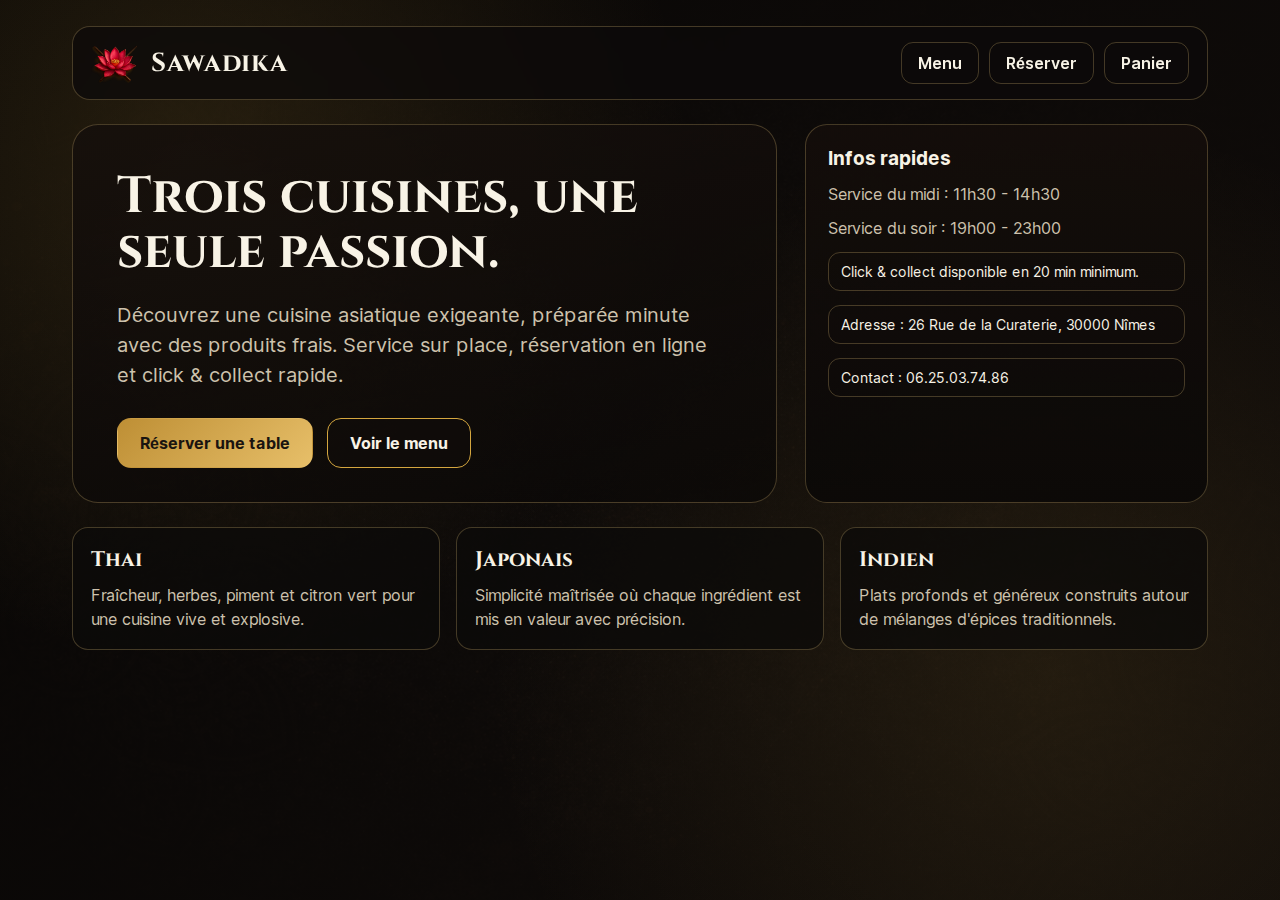
<file: index.html>
﻿<!doctype html>
<html lang="fr">
  <head>
    <meta charset="utf-8" />
    <meta name="viewport" content="width=device-width, initial-scale=1" />
    <meta name="color-scheme" content="dark" />
    <meta name="description" content="Sawadika, restaurant asiatique. Consultez le menu, reservez une table ou commandez en click & collect." />
    <meta name="title" content="Sawadika" />
    <meta name="robots" content="index,follow" />
    <meta name="twitter:card" content="summary_large_image" />
    <meta name="twitter:url" content="https://sawadika.fr/" />
    <meta name="twitter:title" content="Sawadika" />
    <meta name="twitter:description" content="Sawadika, restaurant asiatique. Consultez le menu, reservez une table ou commandez en click & collect." />
    <meta property="og:title" content="Sawadika" />
    <meta property="og:description" content="Sawadika, restaurant asiatique. Consultez le menu, reservez une table ou commandez en click & collect." />
    <meta property="og:type" content="website" />
    <meta property="og:url" content="https://sawadika.fr/" />
    <meta property="og:site_name" content="Sawadika" />
    <title>Sawadika</title>
    <link rel="icon" href="./favicon.ico" sizes="any" />
    <link rel="icon" type="image/png" href="./favicon.png" />
    <style>
      @font-face {
        font-family: "Cinzel";
        src: url("./_woff/v2/Cinzel_wght__1/Cinzel_wght__1-english.woff2") format("woff2");
        font-weight: 700;
        font-style: normal;
      }

      @font-face {
        font-family: "Inter";
        src: url("./_woff/v2/Inter_1/Inter_1-english.woff2") format("woff2");
        font-weight: 400 700;
        font-style: normal;
      }

      :root {
        --bg: #080707;
        --bg-soft: #12100f;
        --gold: #d4a63f;
        --gold-soft: #f0cb7e;
        --text: #f8f3e6;
        --muted: #cdc2ad;
        --line: rgba(240, 203, 126, 0.25);
      }

      * {
        box-sizing: border-box;
      }

      body {
        margin: 0;
        font-family: "Inter", sans-serif;
        color: var(--text);
        background:
          radial-gradient(circle at 15% 18%, rgba(212, 166, 63, 0.14), transparent 38%),
          radial-gradient(circle at 82% 75%, rgba(212, 166, 63, 0.1), transparent 45%),
          linear-gradient(120deg, rgba(9, 7, 6, 0.92), rgba(16, 12, 10, 0.95)),
          url("./_assets/v11/b530c2dbbbd8cd9523663684e3f38c9ec0ed5843.png") center/cover no-repeat fixed;
        min-height: 100vh;
      }

      .page {
        max-width: 1200px;
        margin: 0 auto;
        padding: 26px 32px 40px;
      }

      .topbar {
        display: flex;
        align-items: center;
        justify-content: space-between;
        border: 1px solid var(--line);
        border-radius: 18px;
        padding: 12px 18px;
        backdrop-filter: blur(4px);
        background: rgba(12, 10, 9, 0.75);
      }

      .brand {
        display: flex;
        align-items: center;
        gap: 12px;
      }

      .brand img {
        width: 48px;
        height: 48px;
        object-fit: contain;
      }

      .brand-name {
        font-family: "Cinzel", serif;
        font-size: 26px;
        letter-spacing: 0.7px;
      }

      .nav {
        display: flex;
        gap: 10px;
      }

      .nav a {
        text-decoration: none;
        color: var(--text);
        padding: 10px 16px;
        border-radius: 12px;
        border: 1px solid var(--line);
        font-weight: 600;
      }

      .nav a:hover {
        border-color: var(--gold);
      }

      .hero {
        margin-top: 24px;
        display: grid;
        gap: 28px;
        grid-template-columns: 1.4fr 0.8fr;
      }

      .hero-main {
        background: linear-gradient(170deg, rgba(21, 15, 12, 0.88), rgba(10, 8, 7, 0.75));
        border: 1px solid var(--line);
        border-radius: 26px;
        padding: 44px 44px 34px;
      }

      .hero-main h1 {
        margin: 0;
        font-family: "Cinzel", serif;
        font-size: clamp(36px, 4vw, 56px);
        line-height: 1.08;
      }

      .hero-main p {
        margin: 20px 0 0;
        color: var(--muted);
        font-size: 20px;
        line-height: 1.5;
        max-width: 680px;
      }

      .cta-row {
        margin-top: 28px;
        display: flex;
        gap: 14px;
        flex-wrap: wrap;
      }

      .btn {
        text-decoration: none;
        font-weight: 700;
        border-radius: 14px;
        padding: 14px 22px;
        border: 1px solid transparent;
      }

      .btn-primary {
        background: linear-gradient(135deg, #be8f35, #e7bf69);
        color: #1a1410;
      }

      .btn-secondary {
        border-color: var(--gold);
        color: var(--text);
        background: rgba(16, 12, 10, 0.5);
      }

      .hero-side {
        background: linear-gradient(180deg, rgba(20, 14, 11, 0.92), rgba(10, 8, 7, 0.88));
        border: 1px solid var(--line);
        border-radius: 22px;
        padding: 22px;
        display: grid;
        gap: 14px;
        align-content: start;
      }

      .hero-side h2 {
        margin: 0;
        font-size: 19px;
      }

      .hero-side p {
        margin: 0;
        color: var(--muted);
      }

      .hero-side .slot {
        border: 1px solid var(--line);
        border-radius: 12px;
        padding: 10px 12px;
        font-size: 14px;
      }

      .features {
        margin-top: 24px;
        display: grid;
        grid-template-columns: repeat(3, minmax(0, 1fr));
        gap: 16px;
      }

      .feature {
        border: 1px solid var(--line);
        border-radius: 16px;
        padding: 18px;
        background: rgba(12, 10, 9, 0.78);
      }

      .feature h3 {
        margin: 0;
        font-family: "Cinzel", serif;
        font-size: 21px;
      }

      .feature p {
        margin: 9px 0 0;
        color: var(--muted);
        line-height: 1.5;
      }

      @media (max-width: 980px) {
        .hero,
        .features {
          grid-template-columns: 1fr;
        }

        .page {
          padding: 16px;
        }

        .topbar {
          flex-direction: column;
          align-items: flex-start;
          gap: 12px;
        }
      }
    </style>
  </head>
  <body>
    <main class="page">
      <header class="topbar">
        <div class="brand">
          <img src="./_assets/v11/7d430060b52ad00caf731348e0b37642ca6bf1ea.png" alt="Logo Sawadika" />
          <div class="brand-name">Sawadika</div>
        </div>
        <nav class="nav" aria-label="Navigation principale">
          <a href="./menu.html">Menu</a>
          <a href="./reservation.html">Réserver</a>
          <a href="./panier.html">Panier</a>
        </nav>
      </header>

      <section class="hero" aria-labelledby="hero-title">
        <article class="hero-main">
          <h1 id="hero-title">Trois cuisines, une seule passion.</h1>
          <p>
            Découvrez une cuisine asiatique exigeante, préparée minute avec des produits frais.
            Service sur place, réservation en ligne et click & collect rapide.
          </p>
          <div class="cta-row">
            <a class="btn btn-primary" href="./reservation.html">Réserver une table</a>
            <a class="btn btn-secondary" href="./menu.html">Voir le menu</a>
          </div>
        </article>

        <aside class="hero-side" aria-label="Infos rapides">
          <h2>Infos rapides</h2>
          <p>Service du midi : 11h30 - 14h30</p>
          <p>Service du soir : 19h00 - 23h00</p>
          <div class="slot">Click & collect disponible en 20 min minimum.</div>
          <div class="slot">Adresse : 26 Rue de la Curaterie, 30000 Nîmes</div>
          <div class="slot">Contact : 06.25.03.74.86</div>
        </aside>
      </section>

      <section class="features" aria-label="Points forts">
        <article class="feature">
          <h3>Thai</h3>
          <p>Fraîcheur, herbes, piment et citron vert pour une cuisine vive et explosive.</p>
        </article>
        <article class="feature">
          <h3>Japonais</h3>
          <p>Simplicité maîtrisée où chaque ingrédient est mis en valeur avec précision.</p>
        </article>
        <article class="feature">
          <h3>Indien</h3>
          <p>Plats profonds et généreux construits autour de mélanges d'épices traditionnels.</p>
        </article>
      </section>
    </main>
  </body>
</html>
</file>
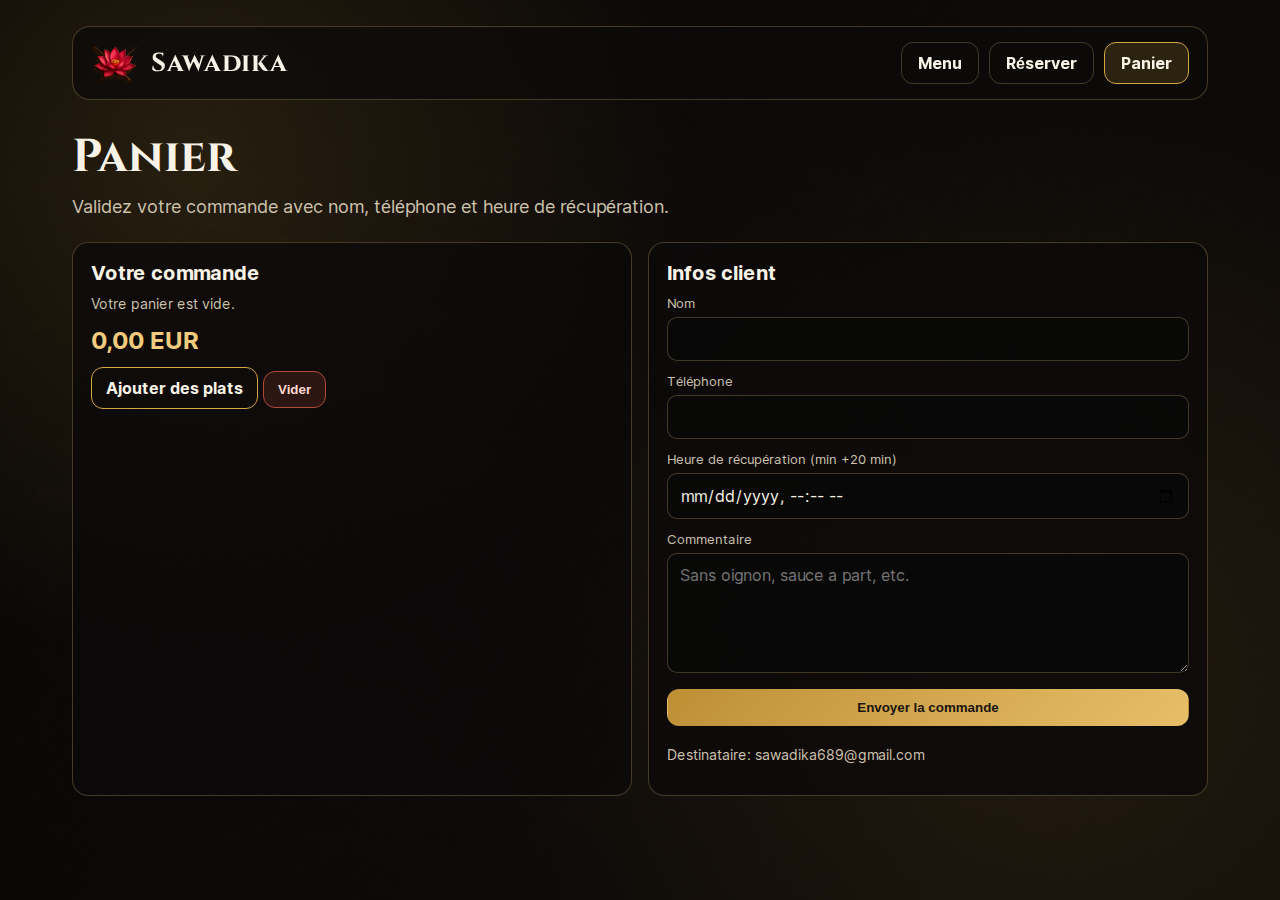
<file: cart.html>
﻿<!doctype html>
<html lang="fr">
  <head>
    <meta charset="utf-8" />
    <meta http-equiv="refresh" content="0; url=./panier.html" />
    <meta name="viewport" content="width=device-width, initial-scale=1" />
    <title>Redirection panier | Sawadika</title>
    <link rel="icon" href="./favicon.ico" sizes="any" />
    <link rel="icon" type="image/png" href="./favicon.png" />
  </head>
  <body>
    <p>Redirection vers le panier... <a href="./panier.html">Cliquez ici</a>.</p>
  </body>
</html>
</file>
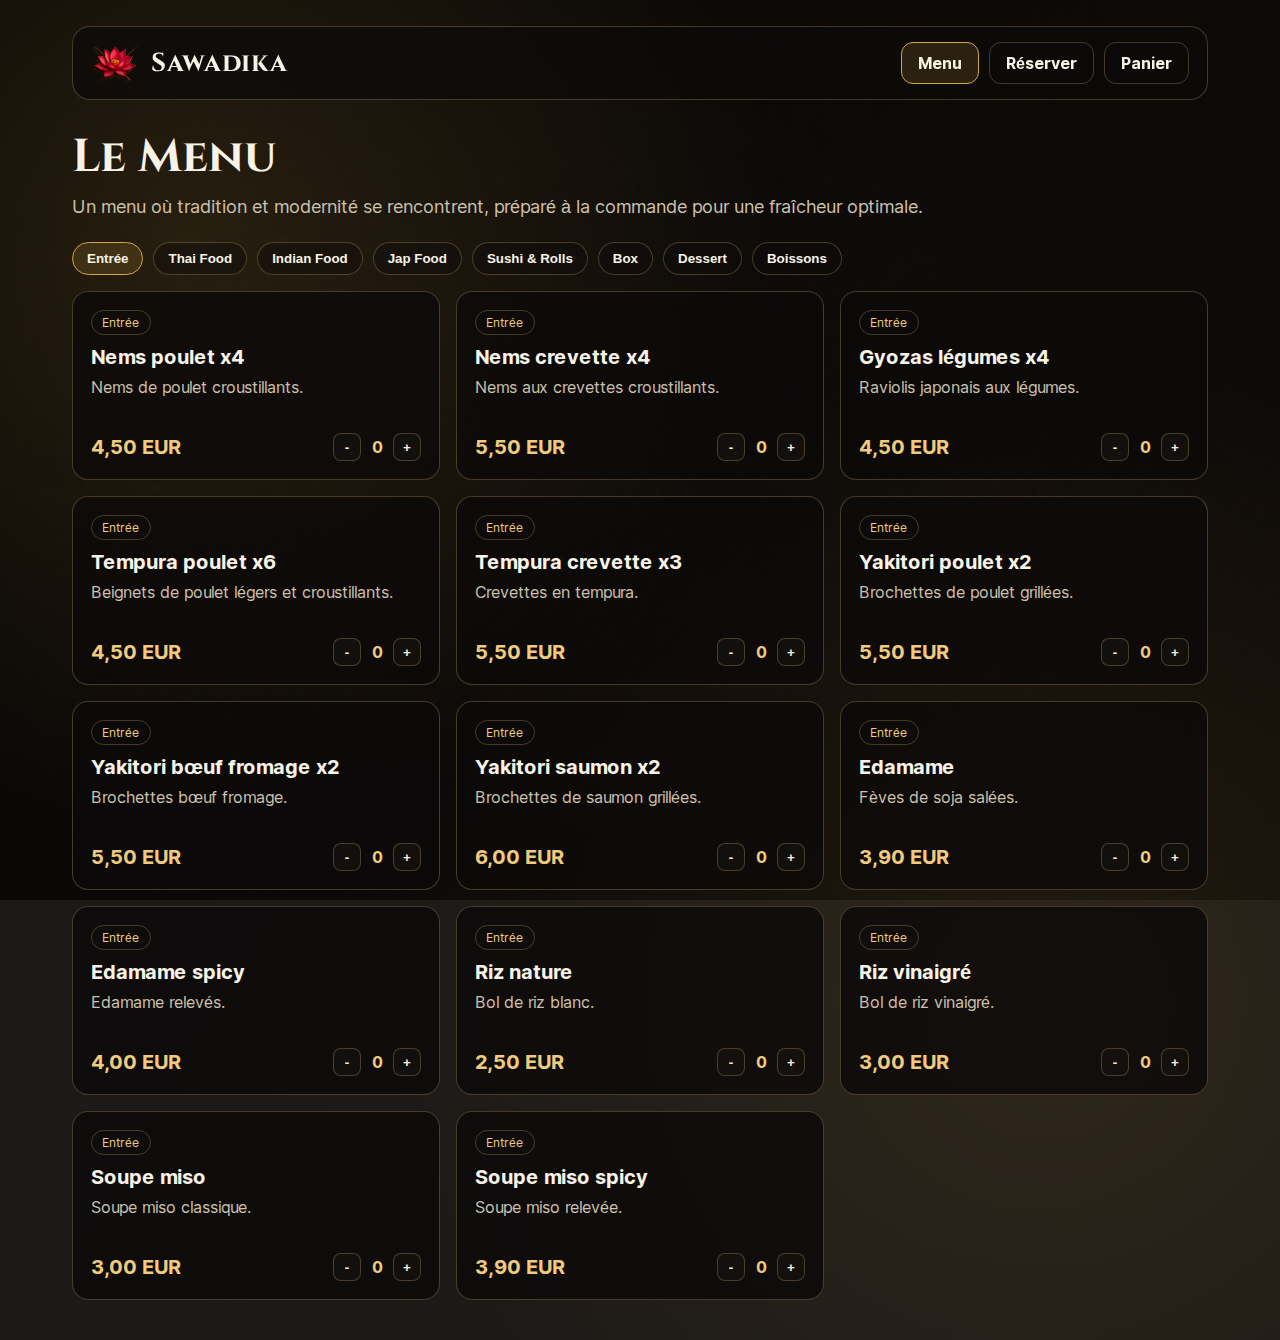
<file: menu.html>
﻿<!doctype html>
<html lang="fr">
  <head>
    <meta charset="utf-8" />
    <meta name="viewport" content="width=device-width, initial-scale=1" />
    <meta name="description" content="Menu Sawadika : spécialités thaï, chinoises et japonaises." />
    <title>Menu | Sawadika</title>
    <link rel="icon" href="./favicon.ico" sizes="any" />
    <link rel="icon" type="image/png" href="./favicon.png" />
    <link rel="stylesheet" href="./styles.css" />
    <script src="./data.js"></script>
    <style>
      .tabs {
        display: flex;
        gap: 10px;
        flex-wrap: wrap;
        margin: 0 0 16px;
      }

      .tab-btn {
        border: 1px solid var(--line);
        background: rgba(16, 12, 10, 0.45);
        color: var(--text);
        border-radius: 999px;
        padding: 8px 14px;
        font-weight: 700;
        cursor: pointer;
      }

      .tab-btn.active {
        border-color: var(--gold);
        background: rgba(212, 166, 63, 0.16);
      }

      .group-card {
        border: 1px solid var(--line);
        border-radius: 16px;
        padding: 0;
        background: var(--card);
        overflow: hidden;
      }

      .group-title {
        margin: 0;
        font-size: 28px;
        font-family: Cinzel, Georgia, serif;
      }

      .group-desc {
        margin: 4px 0 14px;
        color: var(--muted);
      }

      .group-line {
        display: flex;
        align-items: center;
        justify-content: space-between;
        gap: 10px;
        padding: 10px 0;
        border-top: 1px solid var(--line);
      }

      .group-line:first-of-type {
        border-top: 0;
      }

      .line-left {
        display: flex;
        align-items: center;
        gap: 10px;
      }

      .group-toggle {
        cursor: pointer;
        list-style: none;
        padding: 16px 18px;
      }

      .group-toggle::-webkit-details-marker {
        display: none;
      }

      .group-header {
        display: flex;
        align-items: center;
        justify-content: space-between;
        gap: 14px;
      }

      .group-arrow {
        font-size: 12px;
        color: var(--gold-soft);
        transform: rotate(0deg);
        transition: transform 0.2s ease;
      }

      details[open] .group-arrow {
        transform: rotate(180deg);
      }

      .group-content {
        padding: 0 18px 14px;
      }

      .box-compo {
        margin-top: 10px;
        border-top: 1px solid var(--line);
        padding-top: 10px;
      }

      .box-compo summary {
        cursor: pointer;
        color: var(--gold-soft);
        font-weight: 700;
      }

      .box-compo ul {
        margin: 8px 0 0;
        padding-left: 18px;
        color: var(--muted);
      }

      .box-compo li {
        margin: 4px 0;
      }
    </style>
  </head>
  <body>
    <main class="page">
      <header class="topbar">
        <a class="brand" href="./index.html">
          <img src="./_assets/v11/7d430060b52ad00caf731348e0b37642ca6bf1ea.png" alt="Logo Sawadika" />
          <div class="brand-name">Sawadika</div>
        </a>
        <nav class="nav" aria-label="Navigation principale">
          <a class="active" href="./menu.html">Menu</a>
          <a href="./reservation.html">Réserver</a>
          <a href="./panier.html">Panier <span class="cart-badge" id="cart-badge">0</span></a>
        </nav>
      </header>

      <h1 class="section-title">Le Menu</h1>
      <p class="section-subtitle">Un menu où tradition et modernité se rencontrent, préparé à la commande pour une fraîcheur optimale.</p>

      <section class="tabs" id="menu-tabs" aria-label="Catégories du menu"></section>
      <section class="grid grid-3" id="menu-grid" aria-label="Liste des plats"></section>
    </main>

    <script>
      const fallbackMenu = [
        { id: "tha-1", category: "Thai Food", name: "Pad Thai crevettes", desc: "Nouilles de riz sautées, crevettes, soja, cacahuète.", price: 13.90 },
        { id: "tha-2", category: "Thai Food", name: "Curry vert poulet", desc: "Lait de coco, basilic thaï, légumes de saison.", price: 14.50 },
        { id: "ind-1", category: "Indian Food", name: "Bœuf satay", desc: "Bœuf mariné, sauce satay maison, riz parfumé.", price: 15.00 },
        { id: "ind-2", category: "Indian Food", name: "Poulet croustillant", desc: "Sauce aigre-douce, sésame, wok de légumes.", price: 13.50 },
        { id: "jap-1", category: "Jap Food", name: "Plateau sushi mix", desc: "12 pièces chef sélection, gingembre et wasabi.", price: 16.90 },
        { id: "jap-2", category: "Jap Food", name: "Donburi saumon", desc: "Riz vinaigré, saumon, avocat, sauce maison.", price: 14.90 },
        { id: "ent-1", category: "Entrée", name: "Nems poulet x4", desc: "Nems croustillants servis avec sauce nuoc-mâm.", price: 6.50 },
        { id: "des-1", category: "Dessert", name: "Mochis assortiment", desc: "Sélection de mochis glacés du moment.", price: 5.90 }
      ];

      const cartKey = window.SAWADIKA_CART_KEY || "sawadika_cart";
      const menuItems = Array.isArray(window.SAWADIKA_MENU) && window.SAWADIKA_MENU.length
        ? window.SAWADIKA_MENU
        : fallbackMenu;
      const fallbackCategories = [
        "Entrée",
        "Thai Food",
        "Indian Food",
        "Jap Food",
        "Sushi & Rolls",
        "Box",
        "Dessert",
        "Boissons"
      ];
      const configuredCategories = Array.isArray(window.SAWADIKA_CATEGORIES) && window.SAWADIKA_CATEGORIES.length
        ? window.SAWADIKA_CATEGORIES
        : fallbackCategories;
      const categories = configuredCategories;
      let currentCategory = categories[0] || "";

      function getCart() {
        try {
          return JSON.parse(localStorage.getItem(cartKey) || "[]");
        } catch {
          return [];
        }
      }

      function setCart(cart) {
        localStorage.setItem(cartKey, JSON.stringify(cart));
      }

      function getCartCount(cart) {
        return cart.reduce((sum, line) => sum + (line.qty || 0), 0);
      }

      function updateCartBadge() {
        const badge = document.getElementById("cart-badge");
        if (!badge) return;
        const count = getCartCount(getCart());
        badge.textContent = String(count);
        badge.classList.toggle("show", count > 0);
        badge.classList.remove("bump");
        if (count > 0) {
          requestAnimationFrame(() => badge.classList.add("bump"));
        }
      }

      function getQty(itemId) {
        const cart = getCart();
        const line = cart.find((x) => x.id === itemId);
        return line ? line.qty : 0;
      }

      function updateQtyDisplays(itemId, qty) {
        document.querySelectorAll(`[data-qty-for="${itemId}"]`).forEach((el) => {
          el.textContent = String(qty);
        });
      }

      function updateQuantity(itemId, delta, triggerButton) {
        const cart = getCart();
        const current = cart.find((x) => x.id === itemId);
        if (current) {
          current.qty += delta;
        } else if (delta > 0) {
          cart.push({ id: itemId, qty: 1 });
        }
        const cleaned = cart.filter((x) => x.qty > 0);
        const newQty = cleaned.find((x) => x.id === itemId)?.qty || 0;
        setCart(cleaned);
        updateCartBadge();
        updateQtyDisplays(itemId, newQty);
        if (triggerButton) {
          triggerButton.classList.remove("btn-anim");
          requestAnimationFrame(() => triggerButton.classList.add("btn-anim"));
        }
      }

      function renderTabs() {
        const tabsRoot = document.getElementById("menu-tabs");
        tabsRoot.innerHTML = "";
        categories.forEach((category) => {
          const btn = document.createElement("button");
          btn.type = "button";
          btn.className = `tab-btn${category === currentCategory ? " active" : ""}`;
          btn.textContent = category;
          btn.addEventListener("click", () => {
            currentCategory = category;
            renderTabs();
            renderMenu();
          });
          tabsRoot.appendChild(btn);
        });
      }

      function renderMenu() {
        const root = document.getElementById("menu-grid");
        root.innerHTML = "";
        const visibleItems = menuItems.filter((item) => item.category === currentCategory);

        const hasSubgroups = visibleItems.some((item) => item.subgroup);
        root.className = hasSubgroups ? "grid" : "grid grid-3";

        if (hasSubgroups) {
          const groups = [...new Set(visibleItems.filter((x) => x.subgroup).map((x) => x.subgroup))];
          groups.forEach((groupName) => {
            const groupItems = visibleItems.filter((x) => x.subgroup === groupName);
            const card = document.createElement("details");
            card.className = "group-card";
            const groupDesc = groupItems[0]?.groupDesc || "";
            card.open = groups.length === 1;

            card.innerHTML = `
              <summary class="group-toggle">
                <div class="group-header">
                  <div>
                    <h2 class="group-title">${groupName}</h2>
                    <p class="group-desc">${groupDesc}</p>
                  </div>
                  <span class="group-arrow">▼</span>
                </div>
              </summary>
              <div class="group-content"></div>
            `;

            const content = card.querySelector(".group-content");

            groupItems.forEach((item) => {
              const row = document.createElement("div");
              row.className = "group-line";
              const qty = getQty(item.id);
              const lineDesc = item.desc ? `<div class="notice" style="margin:2px 0 0;">${item.desc}</div>` : "";
              row.innerHTML = `
                <div class="line-left" style="flex-direction:column;align-items:flex-start;">
                  <strong>${item.name}</strong>
                  ${lineDesc}
                </div>
                <div class="line-left">
                  <span class="price">${window.priceEUR(item.price)}</span>
                  <div class="qty-control">
                    <button class="qty-btn" type="button" data-action="minus" data-id="${item.id}">-</button>
                    <span class="qty-count" data-qty-for="${item.id}">${qty}</span>
                    <button class="qty-btn" type="button" data-action="plus" data-id="${item.id}">+</button>
                  </div>
                </div>
              `;
              content.appendChild(row);
            });

            root.appendChild(card);
          });
        } else {
          visibleItems.forEach((item) => {
            const card = document.createElement("article");
            card.className = "card";
            const compositionHtml = Array.isArray(item.composition) && item.composition.length
              ? `
                <details class="box-compo">
                  <summary>Voir composition</summary>
                  <ul>${item.composition.map((line) => `<li>${line}</li>`).join("")}</ul>
                </details>
              `
              : "";
            const qty = getQty(item.id);
            card.innerHTML = `
              <div class="badge">${item.category}</div>
              <h2 class="item-name">${item.name}</h2>
              <p class="item-desc">${item.desc}</p>
              <div class="item-footer">
                <span class="price">${window.priceEUR(item.price)}</span>
                <div class="qty-control">
                  <button class="qty-btn" type="button" data-action="minus" data-id="${item.id}">-</button>
                  <span class="qty-count" data-qty-for="${item.id}">${qty}</span>
                  <button class="qty-btn" type="button" data-action="plus" data-id="${item.id}">+</button>
                </div>
              </div>
              ${compositionHtml}
            `;
            root.appendChild(card);
          });
        }

        if (!root.dataset.bound) {
          root.addEventListener("click", (event) => {
            const btn = event.target.closest("button[data-action]");
            if (!btn) return;
            const id = btn.getAttribute("data-id");
            const action = btn.getAttribute("data-action");
            const delta = action === "plus" ? 1 : -1;
            updateQuantity(id, delta, btn);
          });
          root.dataset.bound = "1";
        }
      }

      renderTabs();
      renderMenu();
      updateCartBadge();
    </script>
  </body>
</html>
</file>
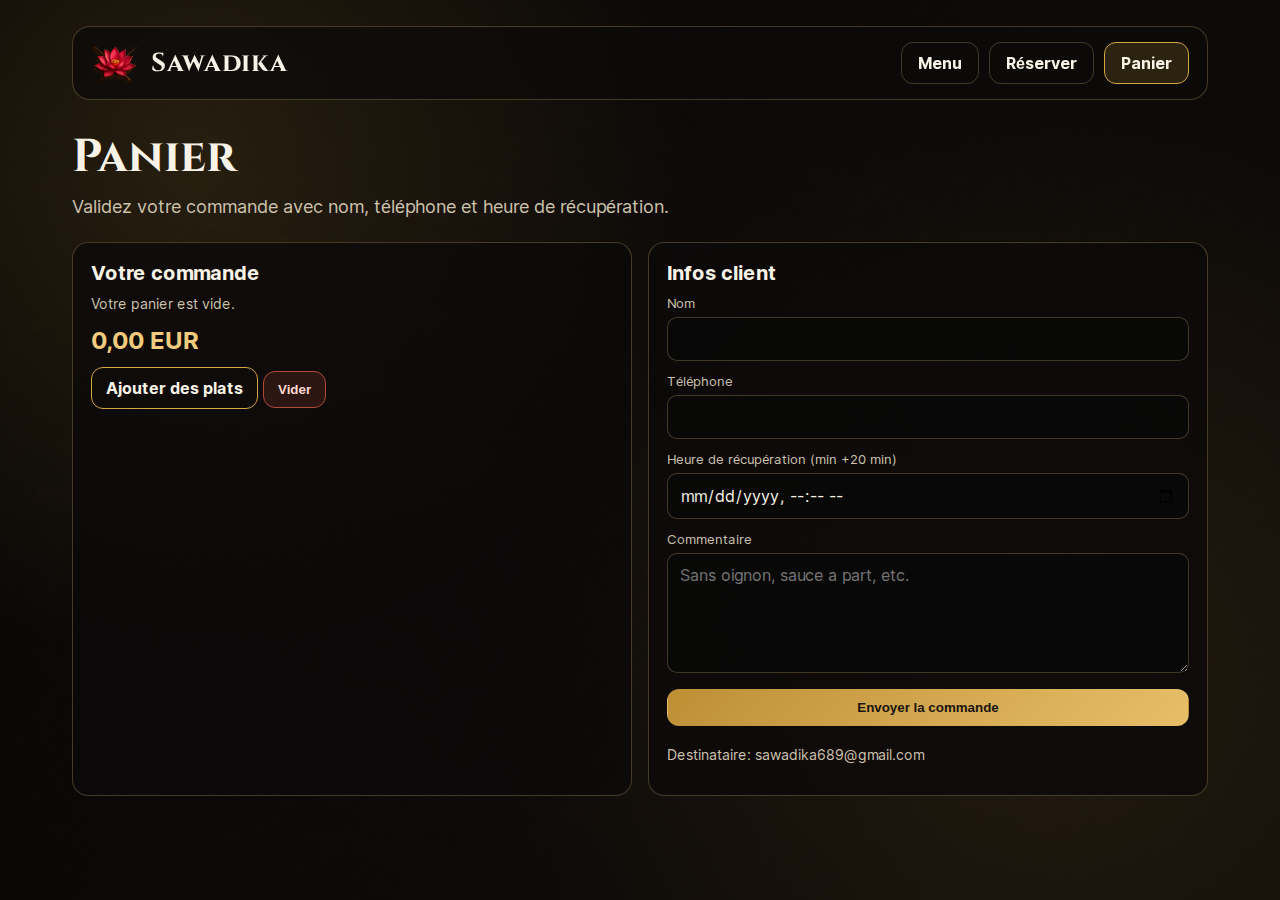
<file: panier.html>
﻿<!doctype html>
<html lang="fr">
  <head>
    <meta charset="utf-8" />
    <meta name="viewport" content="width=device-width, initial-scale=1" />
    <meta name="description" content="Panier Sawadika : commande click and collect." />
    <title>Panier | Sawadika</title>
    <link rel="icon" href="./favicon.ico" sizes="any" />
    <link rel="icon" type="image/png" href="./favicon.png" />
    <link rel="stylesheet" href="./styles.css" />
    <script src="./data.js"></script>
  </head>
  <body>
    <main class="page">
      <header class="topbar">
        <a class="brand" href="./index.html">
          <img src="./_assets/v11/7d430060b52ad00caf731348e0b37642ca6bf1ea.png" alt="Logo Sawadika" />
          <div class="brand-name">Sawadika</div>
        </a>
        <nav class="nav" aria-label="Navigation principale">
          <a href="./menu.html">Menu</a>
          <a href="./reservation.html">Réserver</a>
          <a class="active" href="./panier.html">Panier</a>
        </nav>
      </header>

      <h1 class="section-title">Panier</h1>
      <p class="section-subtitle">Validez votre commande avec nom, téléphone et heure de récupération.</p>

      <section class="grid grid-2">
        <article class="card">
          <h2 class="item-name" style="margin-bottom: 10px">Votre commande</h2>
          <div id="cart-list"></div>
          <p class="total" id="cart-total">0,00 EUR</p>
          <div style="margin-top: 12px">
            <a class="btn btn-secondary" href="./menu.html">Ajouter des plats</a>
            <button class="btn btn-danger" type="button" id="clear-cart">Vider</button>
          </div>
        </article>

        <article class="card">
          <h2 class="item-name" style="margin-bottom: 10px">Infos client</h2>
          <form class="form" id="order-form">
            <div>
              <label for="customer-name">Nom</label>
              <input id="customer-name" name="customerName" required />
            </div>
            <div>
              <label for="customer-phone">Téléphone</label>
              <input id="customer-phone" name="customerPhone" required />
            </div>
            <div>
              <label for="pickup-time">Heure de récupération (min +20 min)</label>
              <input id="pickup-time" name="pickupTime" type="datetime-local" required />
            </div>
            <div>
              <label for="order-notes">Commentaire</label>
              <textarea id="order-notes" name="orderNotes" placeholder="Sans oignon, sauce a part, etc."></textarea>
            </div>
            <button type="submit" class="btn btn-primary">Envoyer la commande</button>
            <p class="notice">Destinataire: sawadika689@gmail.com</p>
          </form>
        </article>
      </section>
    </main>

    <script>
      const cartKey = window.SAWADIKA_CART_KEY || "sawadika_cart";
      const menuItems = Array.isArray(window.SAWADIKA_MENU) ? window.SAWADIKA_MENU : [];
      const targetEmail = window.SAWADIKA_EMAIL || "sawadika689@gmail.com";

      const listEl = document.getElementById("cart-list");
      const totalEl = document.getElementById("cart-total");
      const clearBtn = document.getElementById("clear-cart");
      const form = document.getElementById("order-form");
      const pickupInput = document.getElementById("pickup-time");

      function getCart() {
        try {
          return JSON.parse(localStorage.getItem(cartKey) || "[]");
        } catch {
          return [];
        }
      }

      function setCart(cart) {
        localStorage.setItem(cartKey, JSON.stringify(cart));
      }

      function getItemById(id) {
        return menuItems.find((x) => x.id === id);
      }

      function setMinPickup() {
        const now = new Date();
        now.setMinutes(now.getMinutes() + 20);
        now.setSeconds(0, 0);
        pickupInput.min = now.toISOString().slice(0, 16);
      }

      function renderCart() {
        const cart = getCart();
        if (cart.length === 0) {
          listEl.innerHTML = '<p class="notice">Votre panier est vide.</p>';
          totalEl.textContent = "0,00 EUR";
          return;
        }

        let total = 0;
        listEl.innerHTML = "";

        cart.forEach((line) => {
          const item = getItemById(line.id);
          if (!item) return;
          const lineTotal = item.price * line.qty;
          total += lineTotal;

          const row = document.createElement("div");
          row.className = "cart-row";
          row.innerHTML = `
            <div>
              <div class="item-name" style="font-size:16px">${item.name}</div>
              <div class="notice">${window.priceEUR(item.price)} / unite</div>
            </div>
            <div class="qty">
              <button type="button" data-action="minus" data-id="${item.id}">-</button>
              <span>${line.qty}</span>
              <button type="button" data-action="plus" data-id="${item.id}">+</button>
            </div>
            <div class="price">${window.priceEUR(lineTotal)}</div>
          `;
          listEl.appendChild(row);
        });

        totalEl.textContent = window.priceEUR(total);
      }

      listEl.addEventListener("click", (e) => {
        const btn = e.target.closest("button[data-action]");
        if (!btn) return;

        const action = btn.getAttribute("data-action");
        const id = btn.getAttribute("data-id");
        const cart = getCart();
        const line = cart.find((x) => x.id === id);
        if (!line) return;

        if (action === "plus") line.qty += 1;
        if (action === "minus") line.qty -= 1;

        const filtered = cart.filter((x) => x.qty > 0);
        setCart(filtered);
        renderCart();
      });

      clearBtn.addEventListener("click", () => {
        setCart([]);
        renderCart();
      });

      form.addEventListener("submit", (e) => {
        e.preventDefault();
        const cart = getCart();
        if (cart.length === 0) {
          alert("Le panier est vide.");
          return;
        }

        setMinPickup();
        if (pickupInput.value < pickupInput.min) {
          alert("L'heure de récupération doit être au minimum dans 20 minutes.");
          return;
        }

        const fd = new FormData(form);
        let total = 0;
        const lines = cart
          .map((line) => {
            const item = getItemById(line.id);
            if (!item) return null;
            const lineTotal = item.price * line.qty;
            total += lineTotal;
            return `- ${item.name} x${line.qty} = ${window.priceEUR(lineTotal)}`;
          })
          .filter(Boolean)
          .join("\n");

        const subject = encodeURIComponent("Commande click and collect Sawadika");
        const body = encodeURIComponent(
          [
            "Nouvelle commande:",
            "",
            lines,
            "",
            `Total: ${window.priceEUR(total)}`,
            "",
            `Nom: ${fd.get("customerName")}`,
            `Téléphone: ${fd.get("customerPhone")}`,
            `Récupération: ${fd.get("pickupTime")}`,
            `Commentaire: ${fd.get("orderNotes") || "Aucun"}`
          ].join("\n")
        );

        window.location.href = `mailto:${targetEmail}?subject=${subject}&body=${body}`;
      });

      setMinPickup();
      renderCart();
    </script>
  </body>
</html>
</file>
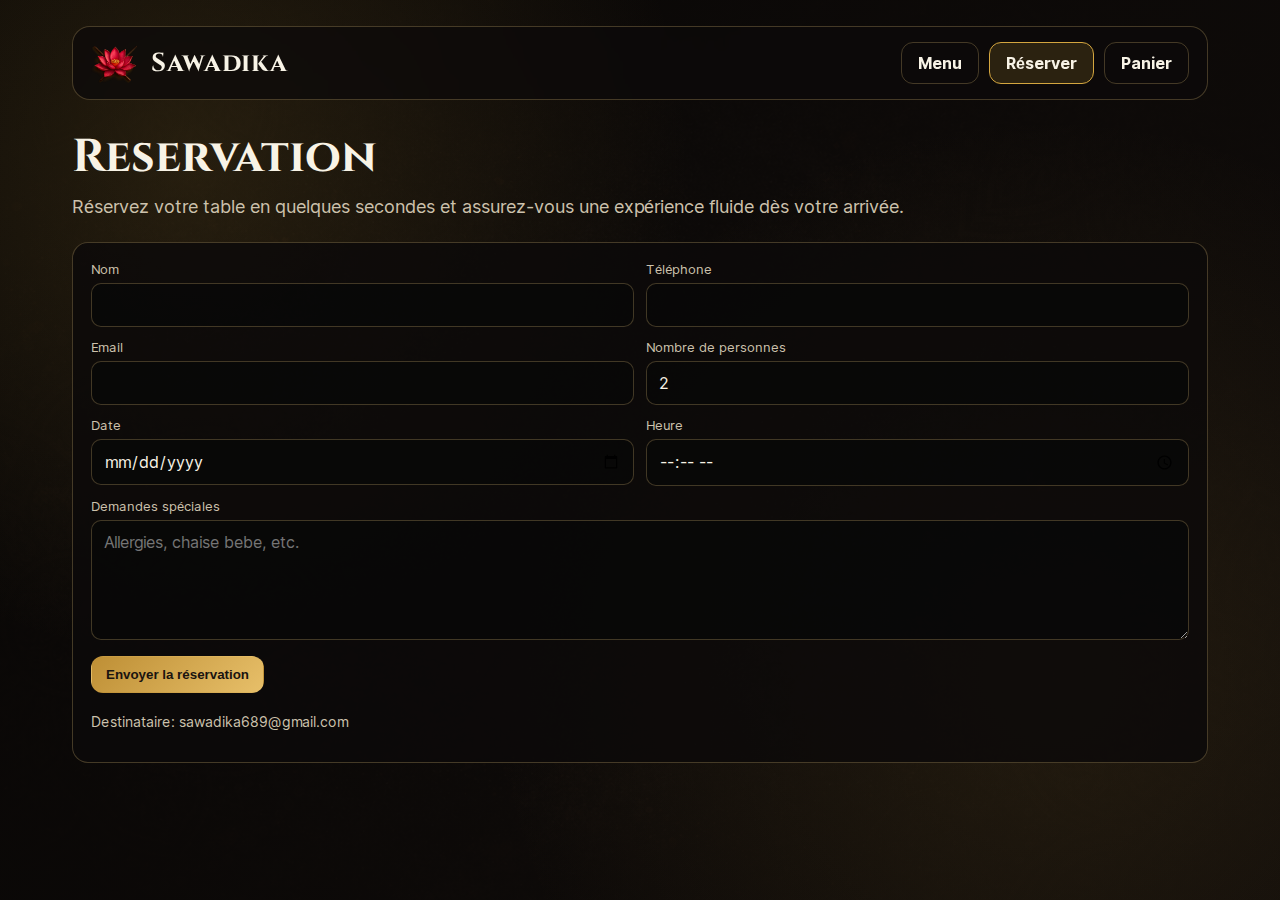
<file: reservation.html>
﻿<!doctype html>
<html lang="fr">
  <head>
    <meta charset="utf-8" />
    <meta name="viewport" content="width=device-width, initial-scale=1" />
    <meta name="description" content="Réservation en ligne Sawadika." />
    <title>Réservation | Sawadika</title>
    <link rel="icon" href="./favicon.ico" sizes="any" />
    <link rel="icon" type="image/png" href="./favicon.png" />
    <link rel="stylesheet" href="./styles.css" />
    <script src="./data.js" defer></script>
  </head>
  <body>
    <main class="page">
      <header class="topbar">
        <a class="brand" href="./index.html">
          <img src="./_assets/v11/7d430060b52ad00caf731348e0b37642ca6bf1ea.png" alt="Logo Sawadika" />
          <div class="brand-name">Sawadika</div>
        </a>
        <nav class="nav" aria-label="Navigation principale">
          <a href="./menu.html">Menu</a>
          <a class="active" href="./reservation.html">Réserver</a>
          <a href="./panier.html">Panier</a>
        </nav>
      </header>

      <h1 class="section-title">Reservation</h1>
      <p class="section-subtitle">Réservez votre table en quelques secondes et assurez-vous une expérience fluide dès votre arrivée.</p>

      <section class="card">
        <form class="form" id="reservation-form">
          <div class="form-row">
            <div>
              <label for="name">Nom</label>
              <input id="name" name="name" required />
            </div>
            <div>
              <label for="phone">Téléphone</label>
              <input id="phone" name="phone" required />
            </div>
          </div>

          <div class="form-row">
            <div>
              <label for="email">Email</label>
              <input id="email" name="email" type="email" required />
            </div>
            <div>
              <label for="guests">Nombre de personnes</label>
              <input id="guests" name="guests" type="number" min="1" max="20" value="2" required />
            </div>
          </div>

          <div class="form-row">
            <div>
              <label for="date">Date</label>
              <input id="date" name="date" type="date" required />
            </div>
            <div>
              <label for="time">Heure</label>
              <input id="time" name="time" type="time" required />
            </div>
          </div>

          <div>
            <label for="notes">Demandes spéciales</label>
            <textarea id="notes" name="notes" placeholder="Allergies, chaise bebe, etc."></textarea>
          </div>

          <div>
            <button type="submit" class="btn btn-primary">Envoyer la réservation</button>
          </div>
          <p class="notice">Destinataire: sawadika689@gmail.com</p>
        </form>
      </section>
    </main>

    <script>
      const form = document.getElementById("reservation-form");

      const dateInput = document.getElementById("date");
      const today = new Date();
      dateInput.min = today.toISOString().slice(0, 10);

      form.addEventListener("submit", (e) => {
        e.preventDefault();
        const fd = new FormData(form);
        const subject = encodeURIComponent("Réservation Sawadika");
        const body = encodeURIComponent(
          [
            "Nouvelle réservation:",
            "",
            `Nom: ${fd.get("name")}`,
            `Téléphone: ${fd.get("phone")}`,
            `Email: ${fd.get("email")}`,
            `Personnes: ${fd.get("guests")}`,
            `Date: ${fd.get("date")}`,
            `Heure: ${fd.get("time")}`,
            `Demandes: ${fd.get("notes") || "Aucune"}`
          ].join("\n")
        );

        window.location.href = `mailto:${window.SAWADIKA_EMAIL}?subject=${subject}&body=${body}`;
      });
    </script>
  </body>
</html>
</file>
<file: styles.css>
﻿@font-face {
  font-family: Cinzel;
  src: url("./_woff/v2/Cinzel_wght__1/Cinzel_wght__1-english.woff2") format("woff2");
  font-weight: 700;
  font-style: normal;
}

@font-face {
  font-family: Inter;
  src: url("./_woff/v2/Inter_1/Inter_1-english.woff2") format("woff2");
  font-weight: 400;
  font-style: normal;
}

@font-face {
  font-family: Inter;
  src: url("./_woff/v2/Inter_1/Inter_1-english.woff2") format("woff2");
  font-weight: 700;
  font-style: normal;
}
:root {
  --bg: #080707;
  --bg-soft: #12100f;
  --gold: #d4a63f;
  --gold-soft: #f0cb7e;
  --text: #f8f3e6;
  --muted: #cdc2ad;
  --line: rgba(240, 203, 126, 0.25);
  --card: rgba(12, 10, 9, 0.84);
  --danger: #b14a37;
}

* {
  box-sizing: border-box;
}

body {
  margin: 0;
  font-family: Inter, Arial, sans-serif;
  color: var(--text);
  background:
    radial-gradient(circle at 15% 18%, rgba(212, 166, 63, 0.14), transparent 38%),
    radial-gradient(circle at 82% 75%, rgba(212, 166, 63, 0.1), transparent 45%),
    linear-gradient(120deg, rgba(9, 7, 6, 0.92), rgba(16, 12, 10, 0.95)),
    url("./_assets/v11/b530c2dbbbd8cd9523663684e3f38c9ec0ed5843.png") center/cover no-repeat fixed;
  min-height: 100vh;
}

.page {
  max-width: 1200px;
  margin: 0 auto;
  padding: 26px 32px 40px;
}

.topbar {
  display: flex;
  align-items: center;
  justify-content: space-between;
  border: 1px solid var(--line);
  border-radius: 18px;
  padding: 12px 18px;
  backdrop-filter: blur(4px);
  background: rgba(12, 10, 9, 0.75);
}

.brand {
  display: flex;
  align-items: center;
  gap: 12px;
  text-decoration: none;
  color: inherit;
}

.brand img {
  width: 48px;
  height: 48px;
  object-fit: contain;
}

.brand-name {
  font-family: Cinzel, Georgia, serif;
  font-size: 26px;
  letter-spacing: 0.7px;
}

.nav {
  display: flex;
  gap: 10px;
}

.nav a {
  position: relative;
  text-decoration: none;
  color: var(--text);
  padding: 10px 16px;
  border-radius: 12px;
  border: 1px solid var(--line);
  font-weight: 600;
}

.nav a:hover,
.nav a.active {
  border-color: var(--gold);
  background: rgba(212, 166, 63, 0.16);
}

.cart-badge {
  position: absolute;
  top: -6px;
  right: -6px;
  min-width: 20px;
  height: 20px;
  padding: 0 6px;
  border-radius: 999px;
  background: var(--gold);
  color: #1a1410;
  font-size: 12px;
  line-height: 20px;
  text-align: center;
  font-weight: 700;
  display: none;
}

.cart-badge.show {
  display: inline-block;
}

.cart-badge.bump {
  animation: badge-pop 0.3s ease;
}

.btn-anim {
  animation: btn-pop 0.2s ease;
}

@keyframes badge-pop {
  0% { transform: scale(1); }
  50% { transform: scale(1.25); }
  100% { transform: scale(1); }
}

@keyframes btn-pop {
  0% { transform: scale(1); }
  60% { transform: scale(0.96); }
  100% { transform: scale(1); }
}

.section-title {
  font-family: Cinzel, Georgia, serif;
  font-size: clamp(30px, 4vw, 46px);
  margin: 26px 0 8px;
}

.section-subtitle {
  color: var(--muted);
  margin: 0 0 24px;
  font-size: 18px;
}

.grid {
  display: grid;
  gap: 16px;
}

.grid-3 {
  grid-template-columns: repeat(3, minmax(0, 1fr));
}

.grid-2 {
  grid-template-columns: repeat(2, minmax(0, 1fr));
}

.card {
  border: 1px solid var(--line);
  border-radius: 16px;
  padding: 18px;
  background: var(--card);
}

.item-name {
  margin: 0;
  font-size: 20px;
  font-weight: 700;
}

.item-desc {
  margin: 8px 0 14px;
  color: var(--muted);
  min-height: 42px;
}

.item-footer {
  display: flex;
  align-items: center;
  justify-content: space-between;
  gap: 8px;
}

.price {
  font-size: 20px;
  color: var(--gold-soft);
  font-weight: 700;
}

.btn {
  border: 1px solid transparent;
  border-radius: 12px;
  padding: 10px 14px;
  cursor: pointer;
  font-weight: 700;
  text-decoration: none;
  display: inline-block;
}

.btn-primary {
  color: #1a1410;
  background: linear-gradient(135deg, #be8f35, #e7bf69);
}

.btn-secondary {
  border-color: var(--gold);
  color: var(--text);
  background: rgba(16, 12, 10, 0.45);
}

.btn-danger {
  border-color: var(--danger);
  color: #ffd9cf;
  background: rgba(177, 74, 55, 0.18);
}

.badge {
  display: inline-block;
  border-radius: 999px;
  border: 1px solid var(--line);
  color: var(--gold-soft);
  font-size: 12px;
  padding: 4px 10px;
  margin-bottom: 10px;
}

.form {
  display: grid;
  gap: 12px;
}

.form-row {
  display: grid;
  grid-template-columns: repeat(2, minmax(0, 1fr));
  gap: 12px;
}

label {
  font-size: 13px;
  color: var(--muted);
  display: block;
  margin-bottom: 6px;
}

input,
select,
textarea {
  width: 100%;
  border-radius: 10px;
  border: 1px solid var(--line);
  background: rgba(8, 7, 7, 0.8);
  color: var(--text);
  padding: 11px 12px;
  font: inherit;
}

textarea {
  min-height: 120px;
  resize: vertical;
}

.notice {
  margin-top: 8px;
  color: var(--muted);
  font-size: 14px;
}

.cart-row {
  display: grid;
  grid-template-columns: 1fr auto auto;
  gap: 12px;
  align-items: center;
  border-bottom: 1px solid var(--line);
  padding: 10px 0;
}

.qty {
  display: flex;
  align-items: center;
  gap: 8px;
}

.qty-control {
  display: inline-flex;
  align-items: center;
  gap: 6px;
}

.qty-btn {
  width: 28px;
  height: 28px;
  border-radius: 8px;
  border: 1px solid var(--line);
  background: rgba(20, 17, 15, 0.8);
  color: var(--text);
  cursor: pointer;
  font-weight: 700;
}

.qty-count {
  min-width: 20px;
  text-align: center;
  font-weight: 700;
  color: var(--gold-soft);
}

.qty button {
  width: 28px;
  height: 28px;
  border-radius: 8px;
  border: 1px solid var(--line);
  background: rgba(20, 17, 15, 0.8);
  color: var(--text);
  cursor: pointer;
}

.total {
  font-size: 24px;
  font-weight: 700;
  color: var(--gold-soft);
  margin: 8px 0 0;
}

@media (max-width: 980px) {
  .page {
    padding: 16px;
  }

  .topbar {
    flex-direction: column;
    align-items: flex-start;
    gap: 12px;
  }

  .grid-3,
  .grid-2,
  .form-row,
  .cart-row {
    grid-template-columns: 1fr;
  }
}
</file>
